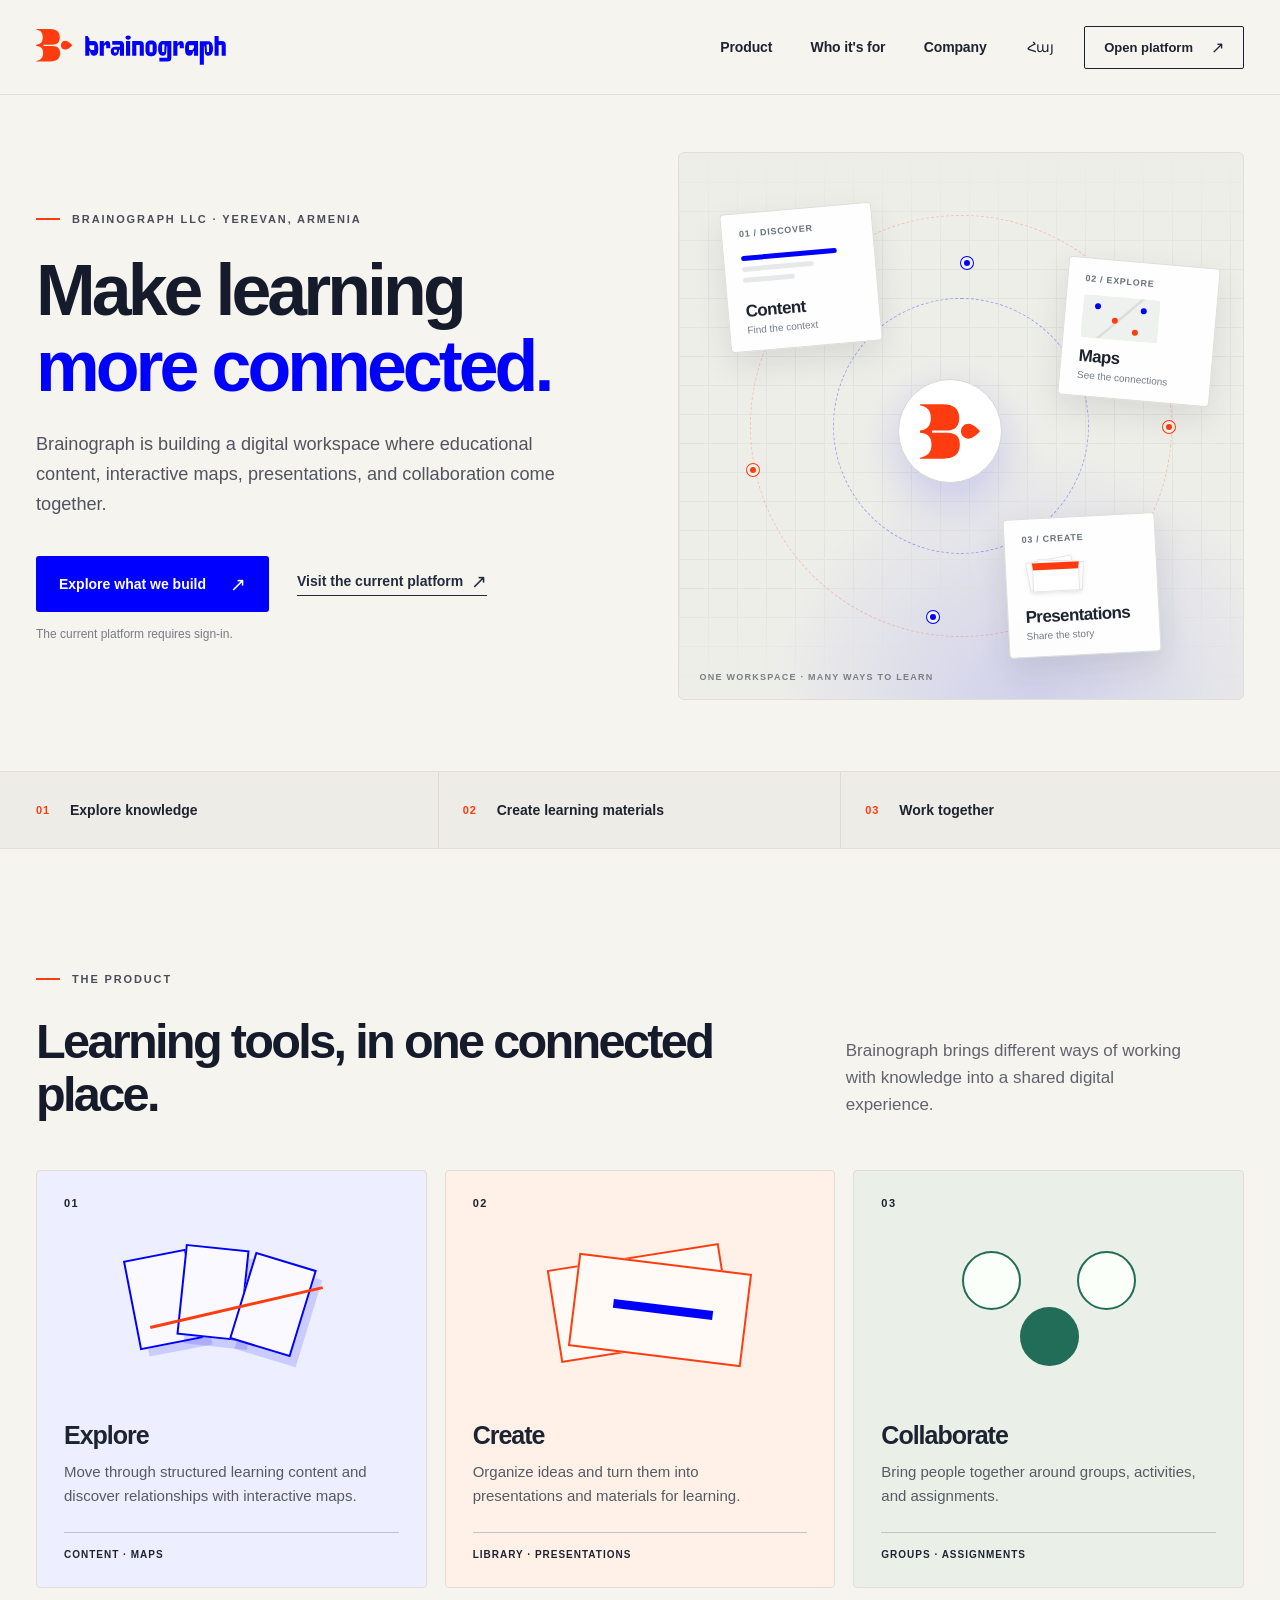
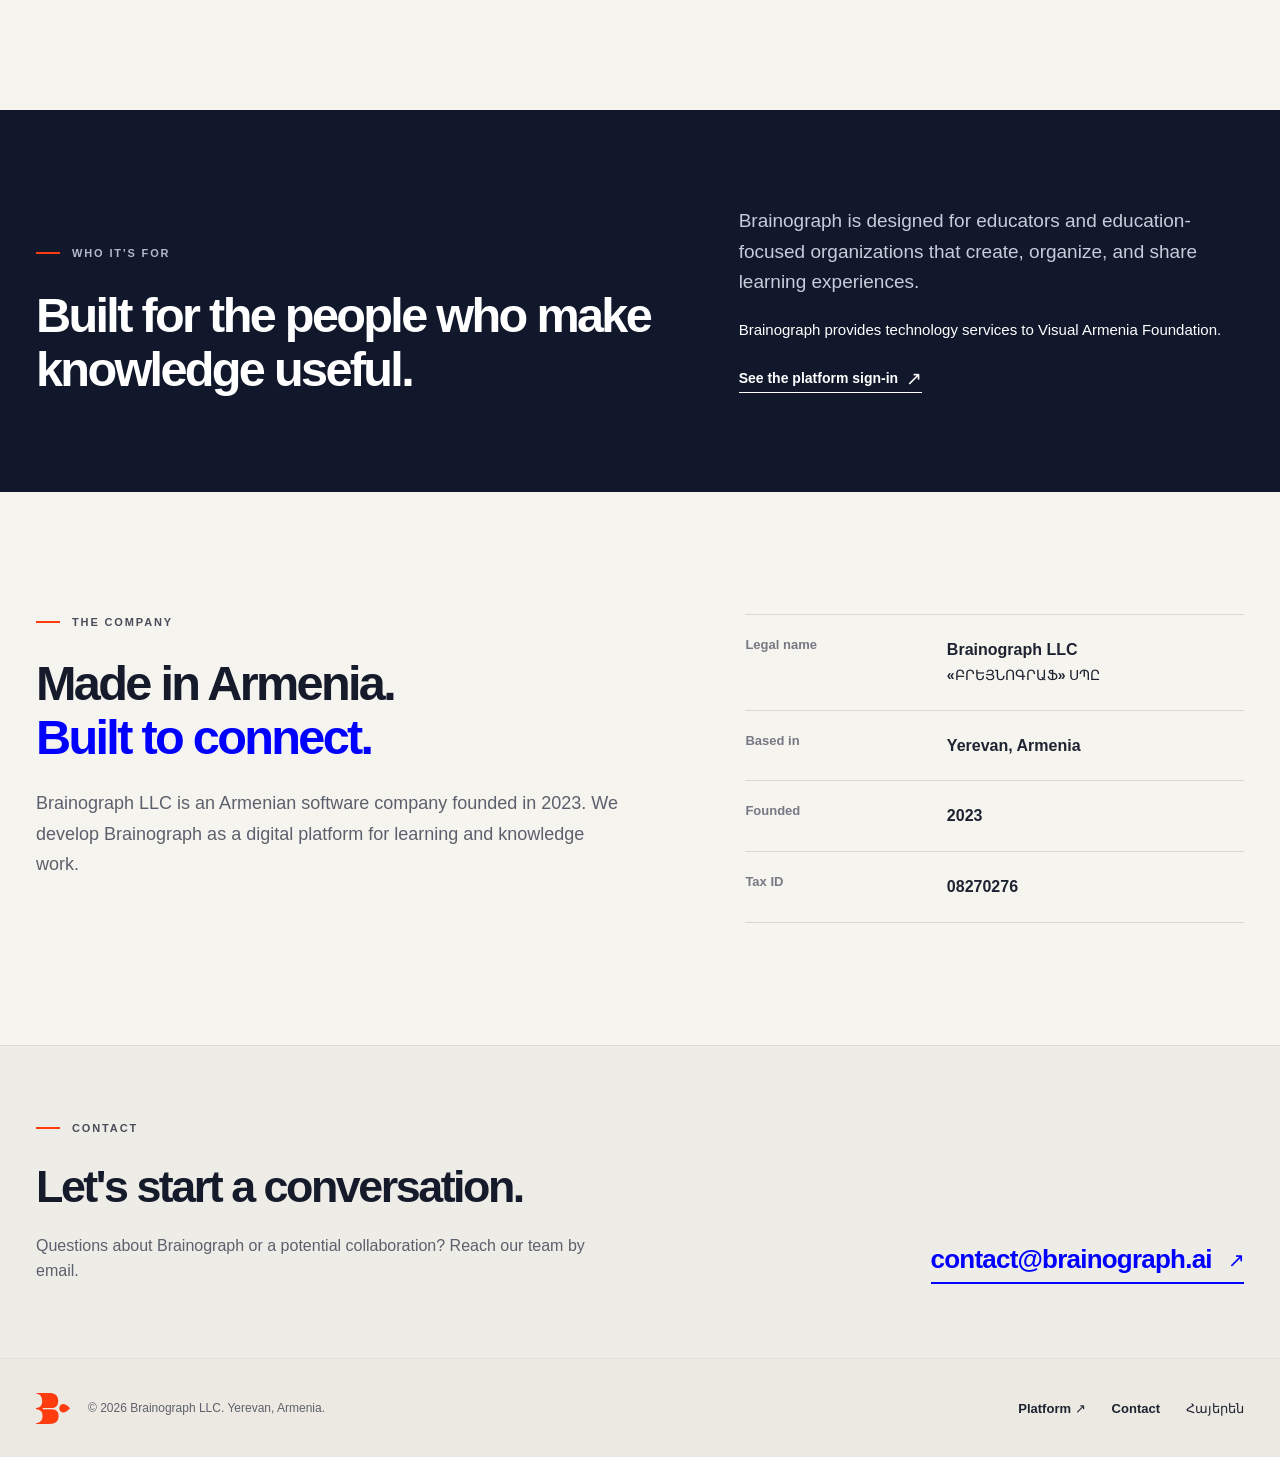
<file: index.html>
<!doctype html>
<html lang="en">
  <head>
    <meta charset="utf-8">
    <meta name="viewport" content="width=device-width, initial-scale=1">
    <meta name="robots" content="noindex, nofollow, nosnippet, noimageindex">
    <meta name="color-scheme" content="light">
    <meta name="theme-color" content="#f6f4ef">
    <meta name="description" content="Brainograph LLC builds a connected workspace for educational content, interactive maps, presentations, and collaboration.">
    <meta property="og:type" content="website">
    <meta property="og:title" content="Brainograph — A connected workspace for learning">
    <meta property="og:description" content="Tools for exploring knowledge, creating learning materials, and working together.">
    <meta property="og:url" content="https://about.brainograph.ai/">
    <link rel="canonical" href="https://about.brainograph.ai/">
    <link rel="alternate" hreflang="hy" href="https://about.brainograph.ai/hy.html">
    <link rel="alternate" hreflang="en" href="https://about.brainograph.ai/">
    <link rel="icon" type="image/svg+xml" href="./assets/brainograph-icon.svg">
    <link rel="stylesheet" href="./styles.css">
    <title>Brainograph — A connected workspace for learning</title>
  </head>
  <body>
    <a class="skip-link" href="#main">Skip to content</a>
    <header class="site-header">
      <div class="shell header-inner">
        <a class="brand" href="./" aria-label="Brainograph home">
          <img src="./assets/brainograph-logo.svg" alt="Brainograph" width="210" height="40">
        </a>
        <nav class="primary-nav" aria-label="Main navigation">
          <a href="#product">Product</a>
          <a href="#audience">Who it's for</a>
          <a href="#company">Company</a>
        </nav>
        <div class="header-actions">
          <a class="language-link" href="./hy.html" lang="hy" hreflang="hy" aria-label="Read in Armenian">Հայ</a>
          <a class="header-cta" href="https://brainograph.com/" target="_blank" rel="noopener noreferrer">Open platform <span aria-hidden="true">↗</span></a>
        </div>
      </div>
    </header>

    <main id="main">
      <section class="hero shell" aria-labelledby="hero-title">
        <div class="hero-copy">
          <p class="eyebrow"><span class="eyebrow-line"></span> BRAINOGRAPH LLC · YEREVAN, ARMENIA</p>
          <h1 id="hero-title">Make learning <em>more connected.</em></h1>
          <p class="hero-lede">Brainograph is building a digital workspace where educational content, interactive maps, presentations, and collaboration come together.</p>
          <div class="hero-actions">
            <a class="button button-primary" href="#product">Explore what we build <span aria-hidden="true">↗</span></a>
            <a class="text-link" href="https://brainograph.com/" target="_blank" rel="noopener noreferrer">Visit the current platform <span aria-hidden="true">↗</span></a>
          </div>
          <p class="hero-note">The current platform requires sign-in.</p>
        </div>
        <div class="hero-visual" role="img" aria-label="An illustration connecting learning content, maps, presentations, and groups">
          <div class="visual-grid"></div>
          <div class="orbit orbit-one"></div>
          <div class="orbit orbit-two"></div>
          <div class="node node-top"></div>
          <div class="node node-right"></div>
          <div class="node node-bottom"></div>
          <div class="node node-left"></div>
          <div class="visual-card visual-card-content">
            <span class="card-kicker">01 / DISCOVER</span>
            <span class="mini-lines"><i></i><i></i><i></i></span>
            <strong>Content</strong>
            <span class="card-sub">Find the context</span>
          </div>
          <div class="visual-card visual-card-map">
            <span class="card-kicker">02 / EXPLORE</span>
            <span class="mini-map"><i></i><i></i><i></i><i></i></span>
            <strong>Maps</strong>
            <span class="card-sub">See the connections</span>
          </div>
          <div class="visual-card visual-card-create">
            <span class="card-kicker">03 / CREATE</span>
            <span class="mini-slides"><i></i><i></i><i></i></span>
            <strong>Presentations</strong>
            <span class="card-sub">Share the story</span>
          </div>
          <div class="visual-center"><img src="./assets/brainograph-icon.svg" alt="" width="60" height="55"></div>
          <span class="visual-caption">ONE WORKSPACE · MANY WAYS TO LEARN</span>
        </div>
      </section>

      <section class="principles" aria-label="Platform principles">
        <div class="shell principle-list">
          <span><b>01</b> Explore knowledge</span>
          <span><b>02</b> Create learning materials</span>
          <span><b>03</b> Work together</span>
        </div>
      </section>

      <section class="section shell" id="product" aria-labelledby="product-title">
        <div class="section-heading">
          <p class="eyebrow"><span class="eyebrow-line"></span> THE PRODUCT</p>
          <h2 id="product-title">Learning tools, in one connected place.</h2>
          <p>Brainograph brings different ways of working with knowledge into a shared digital experience.</p>
        </div>
        <div class="feature-grid">
          <article class="feature-card feature-card-blue">
            <span class="feature-number">01</span>
            <div class="feature-art feature-art-library" aria-hidden="true"><i></i><i></i><i></i><i></i></div>
            <h3>Explore</h3>
            <p>Move through structured learning content and discover relationships with interactive maps.</p>
            <span class="feature-tags">CONTENT · MAPS</span>
          </article>
          <article class="feature-card feature-card-orange">
            <span class="feature-number">02</span>
            <div class="feature-art feature-art-present" aria-hidden="true"><i></i><i></i><i></i></div>
            <h3>Create</h3>
            <p>Organize ideas and turn them into presentations and materials for learning.</p>
            <span class="feature-tags">LIBRARY · PRESENTATIONS</span>
          </article>
          <article class="feature-card feature-card-green">
            <span class="feature-number">03</span>
            <div class="feature-art feature-art-collaborate" aria-hidden="true"><i></i><i></i><i></i></div>
            <h3>Collaborate</h3>
            <p>Bring people together around groups, activities, and assignments.</p>
            <span class="feature-tags">GROUPS · ASSIGNMENTS</span>
          </article>
        </div>
      </section>

      <section class="audience-section" id="audience" aria-labelledby="audience-title">
        <div class="shell audience-layout">
          <div>
            <p class="eyebrow"><span class="eyebrow-line"></span> WHO IT'S FOR</p>
            <h2 id="audience-title">Built for the people who make knowledge useful.</h2>
          </div>
          <div class="audience-copy">
            <p>Brainograph is designed for educators and education-focused organizations that create, organize, and share learning experiences.</p>
            <p class="partner-note">Brainograph provides technology services to Visual Armenia Foundation.</p>
            <a class="text-link text-link-light" href="https://brainograph.com/" target="_blank" rel="noopener noreferrer">See the platform sign-in <span aria-hidden="true">↗</span></a>
          </div>
        </div>
      </section>

      <section class="section shell company-section" id="company" aria-labelledby="company-title">
        <div>
          <p class="eyebrow"><span class="eyebrow-line"></span> THE COMPANY</p>
          <h2 id="company-title">Made in Armenia.<br><em>Built to connect.</em></h2>
          <p>Brainograph LLC is an Armenian software company founded in 2023. We develop Brainograph as a digital platform for learning and knowledge work.</p>
        </div>
        <dl class="company-facts">
          <div><dt>Legal name</dt><dd>Brainograph LLC<br><span lang="hy">«ԲՐԵՅՆՈԳՐԱՖ» ՍՊԸ</span></dd></div>
          <div><dt>Based in</dt><dd>Yerevan, Armenia</dd></div>
          <div><dt>Founded</dt><dd>2023</dd></div>
          <div><dt>Tax ID</dt><dd>08270276</dd></div>
        </dl>
      </section>
      <section class="contact-section" id="contact" aria-labelledby="contact-title">
        <div class="shell contact-inner">
          <div>
            <p class="eyebrow"><span class="eyebrow-line"></span> CONTACT</p>
            <h2 id="contact-title">Let's start a conversation.</h2>
            <p>Questions about Brainograph or a potential collaboration? Reach our team by email.</p>
          </div>
          <a class="contact-email" href="mailto:contact@brainograph.ai">contact@brainograph.ai <span aria-hidden="true">↗</span></a>
        </div>
      </section>
    </main>

    <footer class="site-footer">
      <div class="shell footer-inner">
        <div><img src="./assets/brainograph-icon.svg" alt="" width="34" height="31"><span>© 2026 Brainograph LLC. Yerevan, Armenia.</span></div>
        <div class="footer-links"><a href="https://brainograph.com/" target="_blank" rel="noopener noreferrer">Platform <span aria-hidden="true">↗</span></a><a href="#contact">Contact</a><a href="./hy.html" lang="hy" hreflang="hy">Հայերեն</a></div>
      </div>
    </footer>
  </body>
</html>
</file>
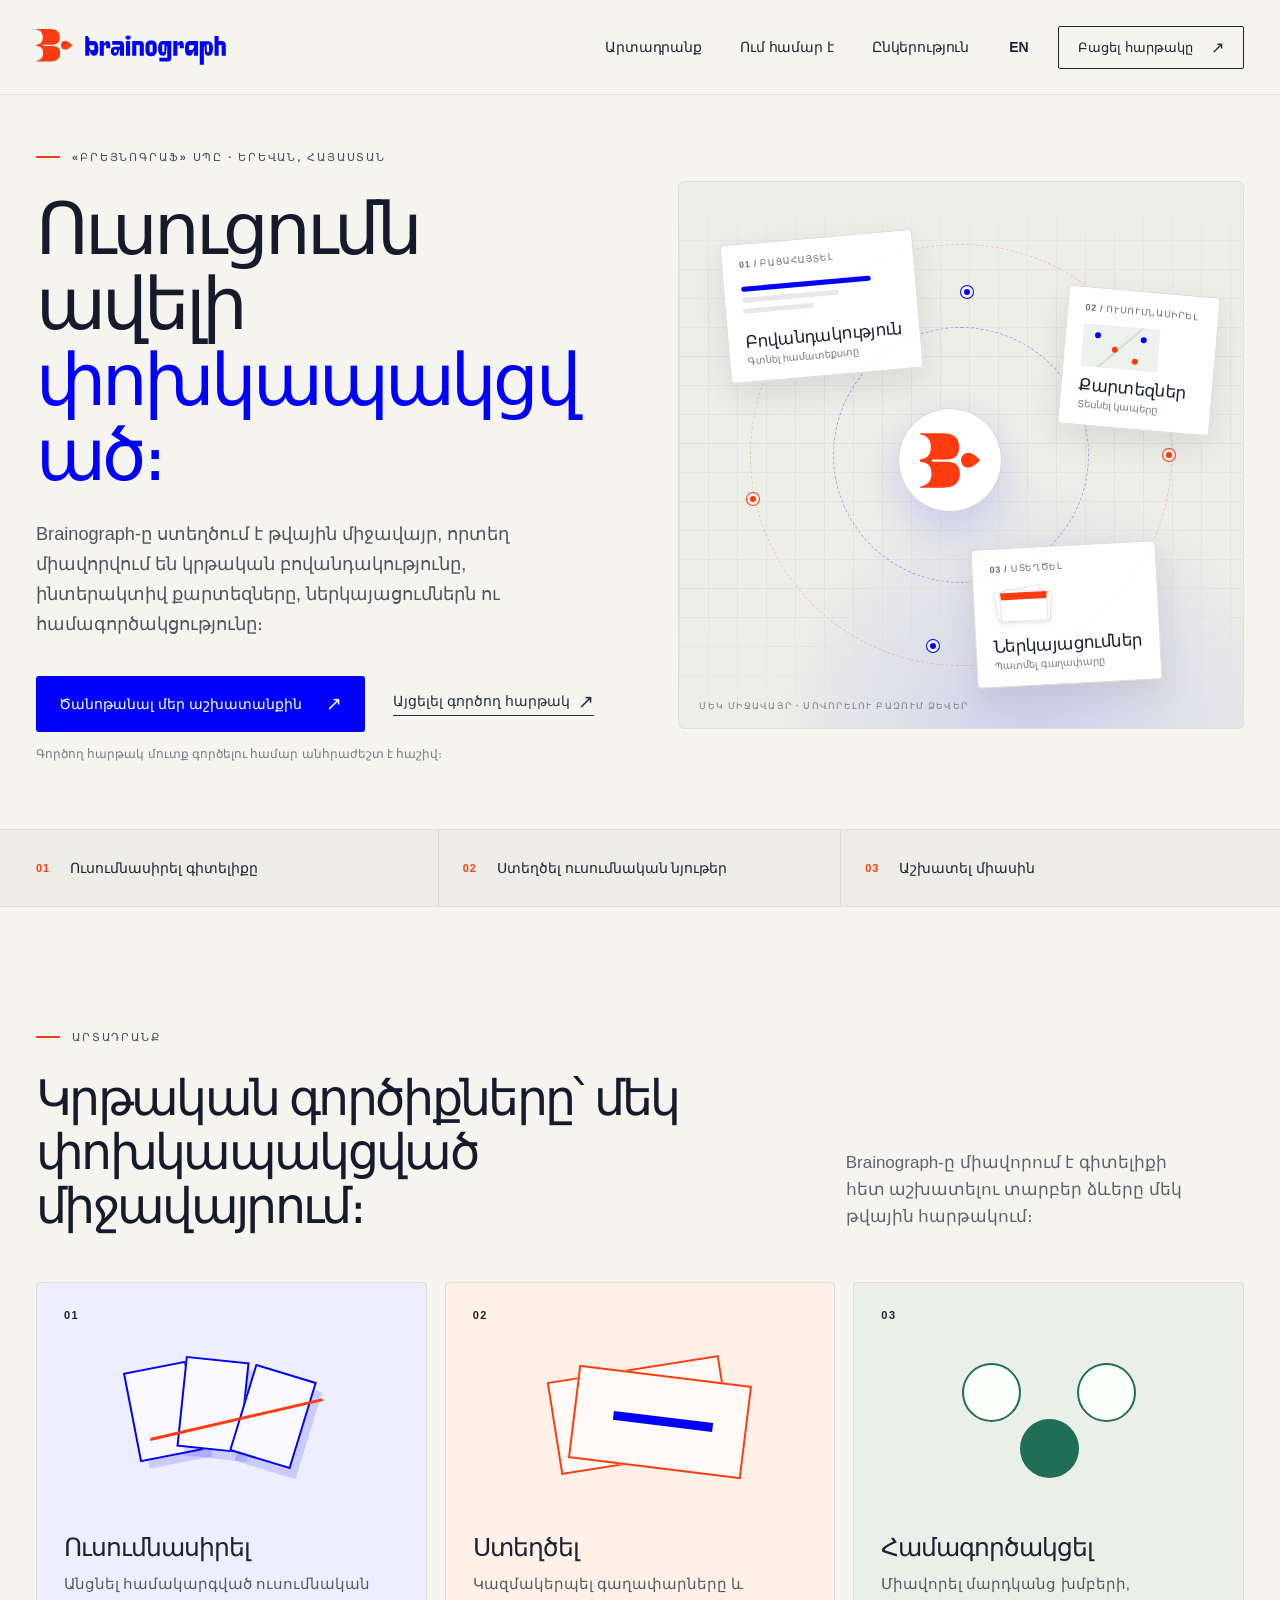
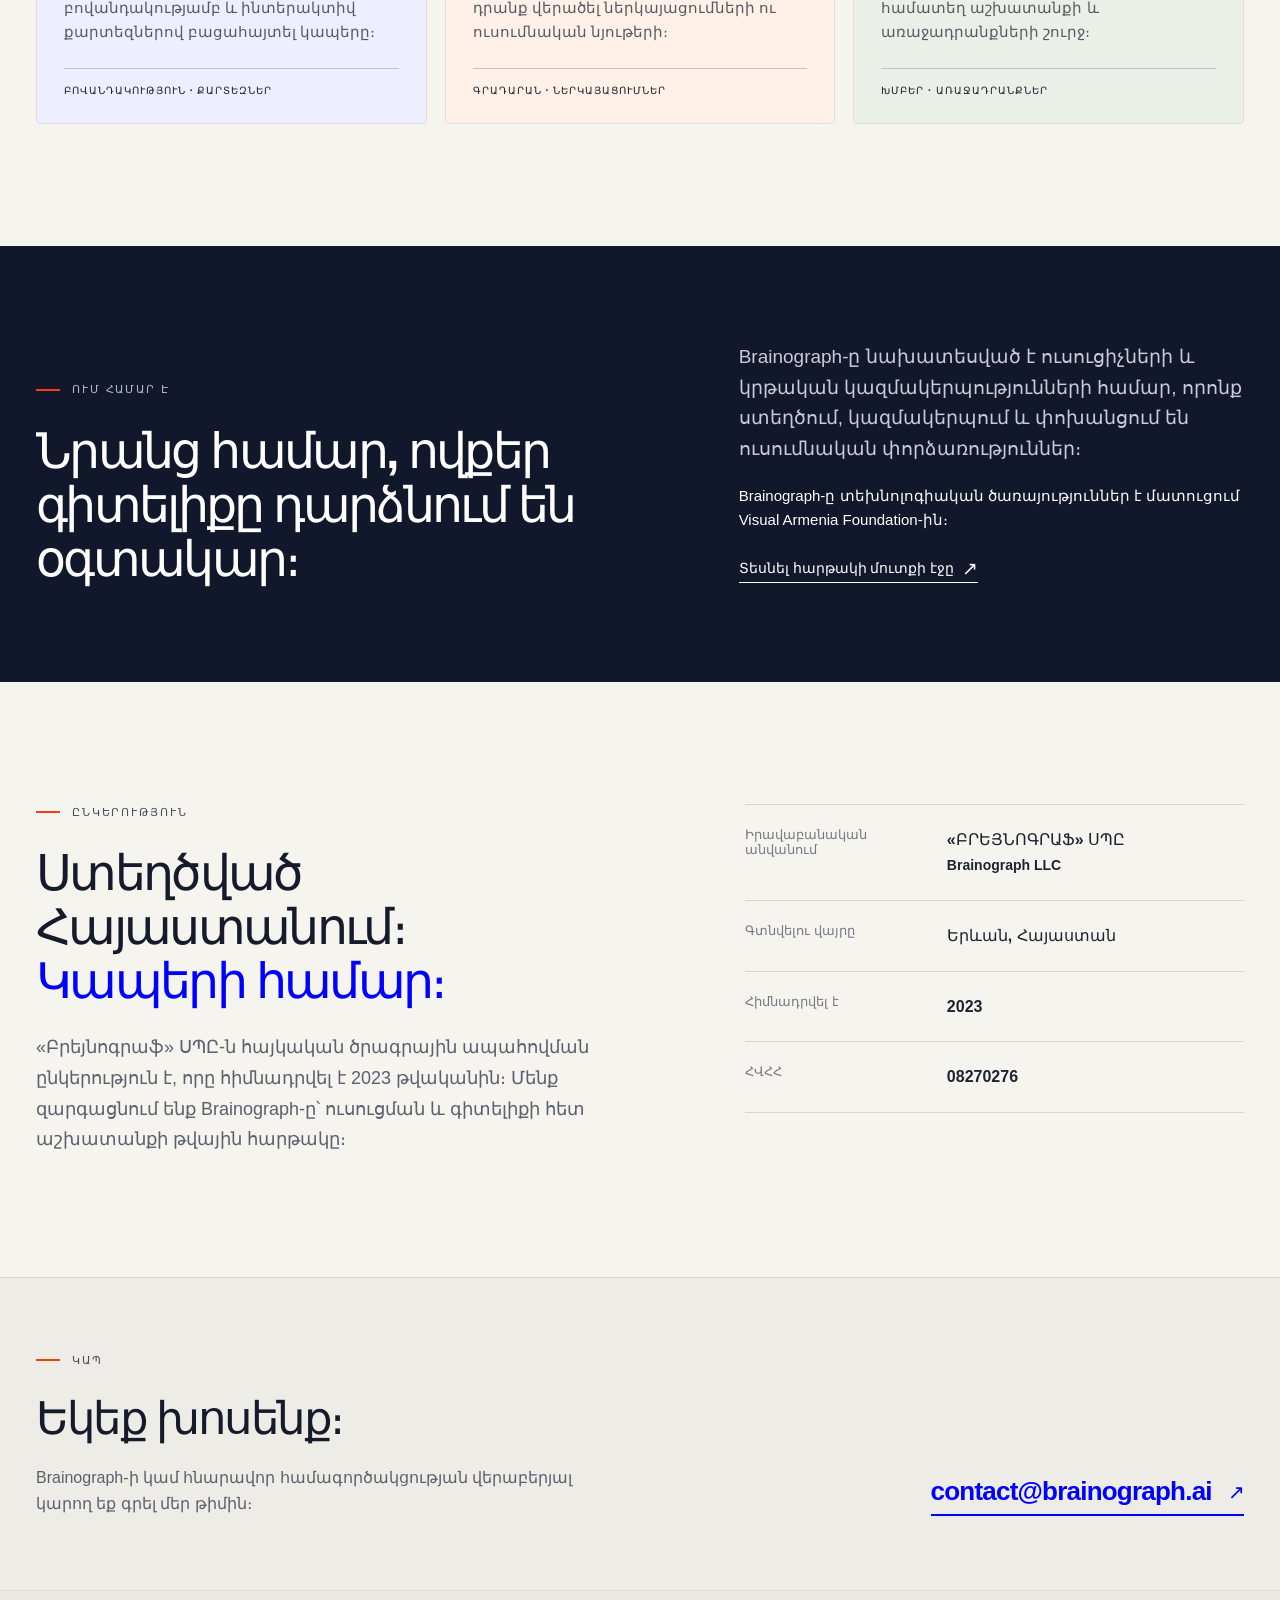
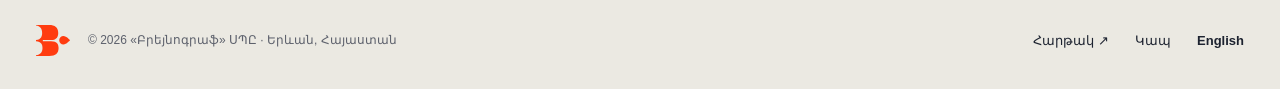
<file: hy.html>
<!doctype html>
<html lang="hy">
  <head>
    <meta charset="utf-8">
    <meta name="viewport" content="width=device-width, initial-scale=1">
    <meta name="robots" content="noindex, nofollow, nosnippet, noimageindex">
    <meta name="color-scheme" content="light">
    <meta name="theme-color" content="#f6f4ef">
    <meta name="description" content="«Բրեյնոգրաֆ» ՍՊԸ-ն ստեղծում է կրթական բովանդակության, ինտերակտիվ քարտեզների, ներկայացումների և համագործակցության միասնական հարթակ։">
    <meta property="og:type" content="website">
    <meta property="og:title" content="Brainograph — Կրթության փոխկապակցված հարթակ">
    <meta property="og:description" content="Գործիքներ գիտելիքն ուսումնասիրելու, ուսումնական նյութեր ստեղծելու և միասին աշխատելու համար։">
    <meta property="og:url" content="https://about.brainograph.ai/hy.html">
    <link rel="canonical" href="https://about.brainograph.ai/hy.html">
    <link rel="alternate" hreflang="hy" href="https://about.brainograph.ai/hy.html">
    <link rel="alternate" hreflang="en" href="https://about.brainograph.ai/">
    <link rel="icon" type="image/svg+xml" href="./assets/brainograph-icon.svg">
    <link rel="stylesheet" href="./styles.css">
    <title>Brainograph — Կրթության փոխկապակցված հարթակ</title>
  </head>
  <body>
    <a class="skip-link" href="#main">Անցնել բովանդակությանը</a>
    <header class="site-header">
      <div class="shell header-inner">
        <a class="brand" href="./hy.html" aria-label="Brainograph-ի գլխավոր էջ">
          <img src="./assets/brainograph-logo.svg" alt="Brainograph" width="210" height="40">
        </a>
        <nav class="primary-nav" aria-label="Գլխավոր նավարկություն">
          <a href="#product">Արտադրանք</a>
          <a href="#audience">Ում համար է</a>
          <a href="#company">Ընկերություն</a>
        </nav>
        <div class="header-actions">
          <a class="language-link" href="./" lang="en" hreflang="en" aria-label="Read in English">EN</a>
          <a class="header-cta" href="https://brainograph.com/" target="_blank" rel="noopener noreferrer">Բացել հարթակը <span aria-hidden="true">↗</span></a>
        </div>
      </div>
    </header>

    <main id="main">
      <section class="hero shell" aria-labelledby="hero-title">
        <div class="hero-copy">
          <p class="eyebrow"><span class="eyebrow-line"></span> «ԲՐԵՅՆՈԳՐԱՖ» ՍՊԸ · ԵՐԵՎԱՆ, ՀԱՅԱՍՏԱՆ</p>
          <h1 id="hero-title">Ուսուցումն ավելի <em>փոխկապակցված։</em></h1>
          <p class="hero-lede">Brainograph-ը ստեղծում է թվային միջավայր, որտեղ միավորվում են կրթական բովանդակությունը, ինտերակտիվ քարտեզները, ներկայացումներն ու համագործակցությունը։</p>
          <div class="hero-actions">
            <a class="button button-primary" href="#product">Ծանոթանալ մեր աշխատանքին <span aria-hidden="true">↗</span></a>
            <a class="text-link" href="https://brainograph.com/" target="_blank" rel="noopener noreferrer">Այցելել գործող հարթակ <span aria-hidden="true">↗</span></a>
          </div>
          <p class="hero-note">Գործող հարթակ մուտք գործելու համար անհրաժեշտ է հաշիվ։</p>
        </div>
        <div class="hero-visual" role="img" aria-label="Կրթական բովանդակության, քարտեզների, ներկայացումների և խմբերի կապերը պատկերող գրաֆիկա">
          <div class="visual-grid"></div>
          <div class="orbit orbit-one"></div>
          <div class="orbit orbit-two"></div>
          <div class="node node-top"></div>
          <div class="node node-right"></div>
          <div class="node node-bottom"></div>
          <div class="node node-left"></div>
          <div class="visual-card visual-card-content">
            <span class="card-kicker">01 / ԲԱՑԱՀԱՅՏԵԼ</span>
            <span class="mini-lines"><i></i><i></i><i></i></span>
            <strong>Բովանդակություն</strong>
            <span class="card-sub">Գտնել համատեքստը</span>
          </div>
          <div class="visual-card visual-card-map">
            <span class="card-kicker">02 / ՈՒՍՈՒՄՆԱՍԻՐԵԼ</span>
            <span class="mini-map"><i></i><i></i><i></i><i></i></span>
            <strong>Քարտեզներ</strong>
            <span class="card-sub">Տեսնել կապերը</span>
          </div>
          <div class="visual-card visual-card-create">
            <span class="card-kicker">03 / ՍՏԵՂԾԵԼ</span>
            <span class="mini-slides"><i></i><i></i><i></i></span>
            <strong>Ներկայացումներ</strong>
            <span class="card-sub">Պատմել գաղափարը</span>
          </div>
          <div class="visual-center"><img src="./assets/brainograph-icon.svg" alt="" width="60" height="55"></div>
          <span class="visual-caption">ՄԵԿ ՄԻՋԱՎԱՅՐ · ՍՈՎՈՐԵԼՈՒ ԲԱԶՈՒՄ ՁԵՎԵՐ</span>
        </div>
      </section>

      <section class="principles" aria-label="Հարթակի հիմունքները">
        <div class="shell principle-list">
          <span><b>01</b> Ուսումնասիրել գիտելիքը</span>
          <span><b>02</b> Ստեղծել ուսումնական նյութեր</span>
          <span><b>03</b> Աշխատել միասին</span>
        </div>
      </section>

      <section class="section shell" id="product" aria-labelledby="product-title">
        <div class="section-heading">
          <p class="eyebrow"><span class="eyebrow-line"></span> ԱՐՏԱԴՐԱՆՔ</p>
          <h2 id="product-title">Կրթական գործիքները՝ մեկ փոխկապակցված միջավայրում։</h2>
          <p>Brainograph-ը միավորում է գիտելիքի հետ աշխատելու տարբեր ձևերը մեկ թվային հարթակում։</p>
        </div>
        <div class="feature-grid">
          <article class="feature-card feature-card-blue">
            <span class="feature-number">01</span>
            <div class="feature-art feature-art-library" aria-hidden="true"><i></i><i></i><i></i><i></i></div>
            <h3>Ուսումնասիրել</h3>
            <p>Անցնել համակարգված ուսումնական բովանդակությամբ և ինտերակտիվ քարտեզներով բացահայտել կապերը։</p>
            <span class="feature-tags">ԲՈՎԱՆԴԱԿՈՒԹՅՈՒՆ · ՔԱՐՏԵԶՆԵՐ</span>
          </article>
          <article class="feature-card feature-card-orange">
            <span class="feature-number">02</span>
            <div class="feature-art feature-art-present" aria-hidden="true"><i></i><i></i><i></i></div>
            <h3>Ստեղծել</h3>
            <p>Կազմակերպել գաղափարները և դրանք վերածել ներկայացումների ու ուսումնական նյութերի։</p>
            <span class="feature-tags">ԳՐԱԴԱՐԱՆ · ՆԵՐԿԱՅԱՑՈՒՄՆԵՐ</span>
          </article>
          <article class="feature-card feature-card-green">
            <span class="feature-number">03</span>
            <div class="feature-art feature-art-collaborate" aria-hidden="true"><i></i><i></i><i></i></div>
            <h3>Համագործակցել</h3>
            <p>Միավորել մարդկանց խմբերի, համատեղ աշխատանքի և առաջադրանքների շուրջ։</p>
            <span class="feature-tags">ԽՄԲԵՐ · ԱՌԱՋԱԴՐԱՆՔՆԵՐ</span>
          </article>
        </div>
      </section>

      <section class="audience-section" id="audience" aria-labelledby="audience-title">
        <div class="shell audience-layout">
          <div>
            <p class="eyebrow"><span class="eyebrow-line"></span> ՈՒՄ ՀԱՄԱՐ Է</p>
            <h2 id="audience-title">Նրանց համար, ովքեր գիտելիքը դարձնում են օգտակար։</h2>
          </div>
          <div class="audience-copy">
            <p>Brainograph-ը նախատեսված է ուսուցիչների և կրթական կազմակերպությունների համար, որոնք ստեղծում, կազմակերպում և փոխանցում են ուսումնական փորձառություններ։</p>
            <p class="partner-note">Brainograph-ը տեխնոլոգիական ծառայություններ է մատուցում Visual Armenia Foundation-ին։</p>
            <a class="text-link text-link-light" href="https://brainograph.com/" target="_blank" rel="noopener noreferrer">Տեսնել հարթակի մուտքի էջը <span aria-hidden="true">↗</span></a>
          </div>
        </div>
      </section>

      <section class="section shell company-section" id="company" aria-labelledby="company-title">
        <div>
          <p class="eyebrow"><span class="eyebrow-line"></span> ԸՆԿԵՐՈՒԹՅՈՒՆ</p>
          <h2 id="company-title">Ստեղծված Հայաստանում։<br><em>Կապերի համար։</em></h2>
          <p>«Բրեյնոգրաֆ» ՍՊԸ-ն հայկական ծրագրային ապահովման ընկերություն է, որը հիմնադրվել է 2023 թվականին։ Մենք զարգացնում ենք Brainograph-ը՝ ուսուցման և գիտելիքի հետ աշխատանքի թվային հարթակը։</p>
        </div>
        <dl class="company-facts">
          <div><dt>Իրավաբանական անվանում</dt><dd>«ԲՐԵՅՆՈԳՐԱՖ» ՍՊԸ<br><span lang="en">Brainograph LLC</span></dd></div>
          <div><dt>Գտնվելու վայրը</dt><dd>Երևան, Հայաստան</dd></div>
          <div><dt>Հիմնադրվել է</dt><dd>2023</dd></div>
          <div><dt>ՀՎՀՀ</dt><dd>08270276</dd></div>
        </dl>
      </section>
      <section class="contact-section" id="contact" aria-labelledby="contact-title">
        <div class="shell contact-inner">
          <div>
            <p class="eyebrow"><span class="eyebrow-line"></span> ԿԱՊ</p>
            <h2 id="contact-title">Եկեք խոսենք։</h2>
            <p>Brainograph-ի կամ հնարավոր համագործակցության վերաբերյալ կարող եք գրել մեր թիմին։</p>
          </div>
          <a class="contact-email" href="mailto:contact@brainograph.ai">contact@brainograph.ai <span aria-hidden="true">↗</span></a>
        </div>
      </section>
    </main>

    <footer class="site-footer">
      <div class="shell footer-inner">
        <div><img src="./assets/brainograph-icon.svg" alt="" width="34" height="31"><span>© 2026 «Բրեյնոգրաֆ» ՍՊԸ · Երևան, Հայաստան</span></div>
        <div class="footer-links"><a href="https://brainograph.com/" target="_blank" rel="noopener noreferrer">Հարթակ <span aria-hidden="true">↗</span></a><a href="#contact">Կապ</a><a href="./" lang="en" hreflang="en">English</a></div>
      </div>
    </footer>
  </body>
</html>
</file>
<file: styles.css>
:root {
  font-family: Inter, ui-sans-serif, -apple-system, BlinkMacSystemFont, "Segoe UI", Arial, sans-serif;
  color: #1d2330;
  background: #f6f4ef;
  font-synthesis: none;
  text-rendering: optimizeLegibility;
  -webkit-font-smoothing: antialiased;
}

*, *::before, *::after { box-sizing: border-box; }
html { scroll-behavior: smooth; }
body { margin: 0; min-width: 320px; }
img { display: block; max-width: 100%; }
a { color: inherit; text-decoration: none; }
button, a { -webkit-tap-highlight-color: transparent; }
a:focus-visible { outline: 3px solid #ff653b; outline-offset: 4px; border-radius: 3px; }
::selection { color: #fff; background: #0000ff; }

.shell { width: min(100% - 72px, 1240px); margin-inline: auto; }
.skip-link { position: absolute; z-index: 50; left: 20px; top: -80px; padding: 10px 16px; background: #fff; color: #0000ff; }
.skip-link:focus { top: 12px; }

.site-header { position: relative; z-index: 10; border-bottom: 1px solid #e2e0da; background: #f6f4ef; }
.header-inner { display: flex; align-items: center; justify-content: space-between; min-height: 94px; gap: 32px; }
.brand { display: inline-flex; align-items: center; flex: 0 0 auto; }
.brand img { width: 190px; height: auto; }
.primary-nav { display: flex; align-items: center; gap: clamp(22px, 3vw, 44px); margin-left: auto; }
.primary-nav a, .language-link { font-size: 14px; font-weight: 650; letter-spacing: -.01em; transition: color .2s ease; }
.primary-nav a:hover, .language-link:hover, .footer-links a:hover { color: #0000ff; }
.header-actions { display: flex; align-items: center; gap: 22px; }
.language-link { padding: 8px; }
.header-cta { display: inline-flex; align-items: center; gap: 18px; min-height: 43px; padding: 0 19px; border: 1px solid #1d2330; border-radius: 2px; font-size: 13px; font-weight: 700; transition: background .2s, color .2s; white-space: nowrap; }
.header-cta:hover { background: #1d2330; color: #fff; }
.header-cta span { font-size: 16px; }

.hero { display: grid; grid-template-columns: minmax(0, 1.03fr) minmax(0, .97fr); align-items: center; min-height: 676px; gap: 42px; padding-block: 54px 68px; }
.hero-copy { position: relative; z-index: 1; max-width: 640px; }
.eyebrow { display: flex; align-items: center; gap: 12px; margin: 0 0 26px; color: #484d59; font-size: 11px; font-weight: 850; letter-spacing: .17em; line-height: 1.5; text-transform: uppercase; }
.eyebrow-line { display: inline-block; width: 24px; height: 2px; flex: 0 0 24px; background: #ff3c10; }
h1, h2, h3, p { margin-top: 0; }
h1, h2 { letter-spacing: -.055em; }
h1, h2, h3 { overflow-wrap: anywhere; }
h1 { max-width: 650px; margin-bottom: 26px; color: #151b2b; font-size: clamp(54px, 5.6vw, 84px); font-weight: 760; line-height: 1.055; }
h1 em, h2 em { color: #0000ff; font-style: normal; }
.hero-lede { max-width: 550px; margin-bottom: 36px; color: #51545e; font-size: clamp(17px, 1.42vw, 20px); line-height: 1.65; }
.hero-actions { display: flex; align-items: center; flex-wrap: wrap; gap: 28px; }
.button { display: inline-flex; align-items: center; justify-content: center; gap: 24px; min-height: 56px; padding: 0 23px; border-radius: 3px; font-size: 14px; font-weight: 750; line-height: 1.3; transition: transform .2s ease, box-shadow .2s ease, background .2s ease; }
.button:hover { transform: translateY(-2px); box-shadow: 0 12px 26px rgba(0, 0, 255, .15); }
.button-primary { color: #fff; background: #0000ff; }
.button-primary:hover { background: #1e1ee2; }
.button span, .text-link span { font-size: 19px; line-height: 1; }
.text-link { display: inline-flex; align-items: center; gap: 8px; border-bottom: 1px solid currentColor; padding-bottom: 4px; color: #222b3f; font-size: 14px; font-weight: 700; line-height: 1.2; transition: color .2s ease; }
.text-link:hover { color: #0000ff; }
.hero-note { margin: 15px 0 0; color: #777b85; font-size: 12px; }

.hero-visual { position: relative; width: 100%; height: 548px; isolation: isolate; border: 1px solid #dfdfda; border-radius: 6px; background: #eeeee9; overflow: hidden; }
.visual-grid { position: absolute; inset: 0; opacity: .7; background-image: linear-gradient(#dde0db 1px, transparent 1px), linear-gradient(90deg, #dde0db 1px, transparent 1px); background-size: 29px 29px; mask-image: linear-gradient(180deg, transparent, #000 20%, #000 80%, transparent); }
.hero-visual::after { content: ""; position: absolute; z-index: -1; inset: auto -30% -52% 3%; width: 120%; height: 100%; border-radius: 50%; background: radial-gradient(circle, rgba(0,0,255,.13), transparent 62%); }
.orbit { position: absolute; top: 50%; left: 50%; border: 1px dashed rgba(0,0,255,.32); border-radius: 50%; transform: translate(-50%, -50%); }
.orbit-one { width: 256px; height: 256px; }
.orbit-two { width: 422px; height: 422px; border-color: rgba(255,60,16,.24); }
.node { position: absolute; z-index: 1; width: 12px; height: 12px; border-radius: 50%; border: 3px solid #f4f4ef; background: #0000ff; box-shadow: 0 0 0 1px #0000ff; }
.node-top { top: 19%; left: 50%; }.node-right { top: 49%; right: 12%; background: #ff3c10; box-shadow: 0 0 0 1px #ff3c10; }.node-bottom { bottom: 14%; left: 44%; }.node-left { top: 57%; left: 12%; background: #ff3c10; box-shadow: 0 0 0 1px #ff3c10; }
.visual-card { position: absolute; z-index: 2; display: flex; flex-direction: column; min-width: 152px; min-height: 139px; padding: 15px 17px; border: 1px solid #deded9; border-radius: 4px; background: rgba(255,255,255,.96); box-shadow: 0 13px 32px rgba(32,39,52,.11); }
.visual-card strong { margin-top: auto; font-size: 17px; letter-spacing: -.035em; }
.visual-card strong, .card-kicker, .card-sub { overflow-wrap: anywhere; }
.card-kicker { margin-bottom: 11px; color: #6a707a; font-size: 9px; font-weight: 800; letter-spacing: .08em; }
.card-sub { margin-top: 3px; color: #777d87; font-size: 10px; }
.visual-card-content { top: 10%; left: 8%; transform: rotate(-5deg); }
.visual-card-map { top: 20%; right: 5%; transform: rotate(5deg); }
.visual-card-create { right: 15%; bottom: 8%; transform: rotate(-3deg); }
.visual-center { position: absolute; z-index: 3; top: 51%; left: 48%; display: grid; width: 104px; height: 104px; place-items: center; border: 1px solid #d7d7d0; border-radius: 50%; background: #fff; box-shadow: 0 16px 48px rgba(0,0,255,.16); transform: translate(-50%, -50%); }
.visual-center img { width: 60px; }
.visual-caption { position: absolute; bottom: 17px; left: 20px; color: #7a7f84; font-size: 9px; font-weight: 800; letter-spacing: .14em; }
.mini-lines, .mini-map, .mini-slides { position: relative; display: block; height: 38px; }
.mini-lines i { display: block; width: 62%; height: 5px; margin: 6px 0; border-radius: 3px; background: #e6e8e9; }
.mini-lines i:first-child { width: 83%; background: #0000ff; }.mini-lines i:last-child { width: 45%; }
.mini-map { width: 77px; height: 43px; border-radius: 3px; background: linear-gradient(135deg, transparent 48%, #dbdfda 49%, #dbdfda 51%, transparent 52%), #eef1ed; }
.mini-map i { position: absolute; display: block; width: 6px; height: 6px; border-radius: 50%; background: #0000ff; }.mini-map i:nth-child(1) { top: 8px; left: 12px; }.mini-map i:nth-child(2) { top: 21px; left: 30px; background: #ff3c10; }.mini-map i:nth-child(3) { top: 9px; right: 13px; }.mini-map i:nth-child(4) { bottom: 6px; right: 20px; background: #ff3c10; }
.mini-slides i { position: absolute; display: block; width: 47px; height: 29px; border: 1px solid #e6e6e6; background: #fff; box-shadow: 0 2px 5px #0001; }.mini-slides i:nth-child(1) { left: 4px; top: 4px; transform: rotate(-8deg); }.mini-slides i:nth-child(2) { left: 13px; top: 6px; transform: rotate(5deg); }.mini-slides i:nth-child(3) { left: 9px; top: 8px; border-top: 7px solid #ff3c10; }

.principles { border-block: 1px solid #e1dfd8; background: #eeece6; }
.principle-list { display: grid; grid-template-columns: repeat(3, 1fr); }
.principle-list span { display: flex; align-items: center; min-height: 76px; gap: 20px; padding: 0 24px; border-right: 1px solid #dedbd3; font-size: 14px; font-weight: 700; }.principle-list span:first-child { padding-left: 0; }.principle-list span:last-child { border: 0; }.principle-list b { color: #ff3c10; font-size: 11px; letter-spacing: .08em; }

.section { padding-block: 122px; }
.section-heading { display: grid; grid-template-columns: minmax(0, 1.3fr) minmax(0, .7fr); align-items: end; column-gap: 70px; margin-bottom: 49px; }
.section-heading .eyebrow { grid-column: 1 / -1; }
h2 { margin-bottom: 0; color: #151b2b; font-size: clamp(38px, 3.8vw, 58px); font-weight: 760; line-height: 1.11; }
.section-heading > p:last-child { max-width: 350px; margin-bottom: 3px; color: #60636d; font-size: 17px; line-height: 1.6; }
.feature-grid { display: grid; grid-template-columns: repeat(3, minmax(0, 1fr)); gap: 18px; }
.feature-card { position: relative; display: flex; flex-direction: column; min-height: 400px; overflow: hidden; padding: 26px 27px 27px; border: 1px solid #e0ddd6; border-radius: 4px; background: #fff; }
.feature-card-blue { background: #edeeff; }.feature-card-orange { background: #fff0e8; }.feature-card-green { background: #eaf0e8; }
.feature-number { font-size: 11px; font-weight: 850; letter-spacing: .13em; }
.feature-art { position: relative; height: 178px; margin: 12px 0 22px; }
.feature-art-library i { position: absolute; display: block; width: 64px; height: 91px; border: 2px solid #0000ff; background: #f9f9ff; box-shadow: 8px 8px 0 rgba(0,0,255,.15); transform: rotate(-11deg); }.feature-art-library i:nth-child(1) { top: 33px; left: 20%; }.feature-art-library i:nth-child(2) { top: 26px; left: 35%; transform: rotate(6deg); }.feature-art-library i:nth-child(3) { top: 38px; left: 53%; transform: rotate(17deg); }.feature-art-library i:nth-child(4) { top: 85px; left: 25%; width: 53%; height: 3px; border: 0; background: #ff3c10; box-shadow: none; transform: rotate(-13deg); }
.feature-art-present i { position: absolute; display: block; border: 2px solid #ff3c10; background: #fffaf5; }.feature-art-present i:nth-child(1) { width: 52%; height: 94px; top: 35px; left: 24%; transform: rotate(-9deg); }.feature-art-present i:nth-child(2) { width: 52%; height: 94px; top: 42px; left: 30%; transform: rotate(7deg); }.feature-art-present i:nth-child(3) { width: 30%; height: 9px; top: 84px; left: 42%; border: 0; background: #0000ff; transform: rotate(7deg); }
.feature-art-collaborate i { position: absolute; display: block; width: 59px; height: 59px; border: 2px solid #226d58; border-radius: 50%; background: #fafff9; }.feature-art-collaborate i:nth-child(1) { top: 30px; left: 24%; }.feature-art-collaborate i:nth-child(2) { top: 30px; right: 24%; }.feature-art-collaborate i:nth-child(3) { top: 86px; left: calc(50% - 29px); background: #226d58; }
.feature-card h3 { margin-bottom: 10px; font-size: 25px; letter-spacing: -.04em; }.feature-card p { max-width: 320px; margin-bottom: 24px; color: #555b62; font-size: 15px; line-height: 1.6; }.feature-tags { margin-top: auto; padding-top: 16px; border-top: 1px solid #bfc3c5; font-size: 10px; font-weight: 800; letter-spacing: .1em; }

.audience-section { padding-block: 96px; background: #11182c; color: #fff; }
.audience-layout { display: grid; grid-template-columns: 1.1fr .9fr; align-items: end; gap: 85px; }.audience-layout .eyebrow { color: #b4b9c8; }.audience-layout h2 { color: #fff; }.audience-copy { padding-bottom: 3px; }.audience-copy p { max-width: 520px; margin-bottom: 27px; color: #c8ccda; font-size: 19px; line-height: 1.6; }.text-link-light { color: #fff; }.text-link-light:hover { color: #ff6442; }.audience-copy .partner-note { margin-top: -7px; color: #fff; font-size: 15px; }

.company-section { display: grid; grid-template-columns: 1.1fr .9fr; gap: 100px; align-items: start; }.company-section h2 { margin-bottom: 24px; }.company-section > div:first-child > p:last-child { max-width: 590px; margin: 0; color: #5c606c; font-size: 18px; line-height: 1.7; }.company-facts { margin: 0; border-top: 1px solid #d7d6cf; }.company-facts div { display: grid; grid-template-columns: 38% 62%; gap: 12px; padding: 22px 0; border-bottom: 1px solid #d7d6cf; }.company-facts dt { color: #767984; font-size: 13px; font-weight: 650; }.company-facts dd { margin: 0; font-size: 16px; font-weight: 720; line-height: 1.6; }.company-facts dd span { font-size: 14px; font-weight: 550; }

.contact-section { padding-block: 74px; border-top: 1px solid #dedbd5; background: #edece7; }.contact-inner { display: flex; justify-content: space-between; align-items: end; gap: 36px; }.contact-inner h2 { font-size: clamp(35px, 3.5vw, 52px); }.contact-inner p:last-child { max-width: 550px; margin: 21px 0 0; color: #5c606c; font-size: 16px; line-height: 1.6; }.contact-email { display: inline-flex; align-items: center; gap: 16px; padding-bottom: 7px; border-bottom: 2px solid #0000ff; color: #0000ff; font-size: clamp(17px, 2.2vw, 26px); font-weight: 750; letter-spacing: -.03em; white-space: nowrap; }.contact-email:hover { color: #ff3c10; border-color: #ff3c10; }.contact-email span { font-size: 20px; }

.site-footer { border-top: 1px solid #e1dfd8; background: #ebe9e2; }.footer-inner { display: flex; justify-content: space-between; align-items: center; min-height: 98px; gap: 20px; }.footer-inner > div:first-child { display: flex; align-items: center; gap: 18px; color: #5d616c; font-size: 12px; }.footer-links { display: flex; gap: 26px; font-size: 13px; font-weight: 700; }

@media (max-width: 1120px) {
  .header-inner { flex-wrap: wrap; padding-block: 15px; gap: 14px; }
  .primary-nav { order: 3; width: 100%; justify-content: center; margin: 0; }
  .hero { gap: 24px; }.hero-visual { height: 470px; }.orbit-two { width: 360px; height: 360px; }
  .visual-card { min-width: 137px; }
  .visual-card-map { right: 2%; }.visual-card-create { right: 6%; }
}

@media (max-width: 800px) {
  .shell { width: min(100% - 40px, 640px); }
  .hero { grid-template-columns: 1fr; padding-block: 66px 74px; }
  .hero-copy { max-width: 640px; }
  h1 { max-width: 620px; font-size: clamp(51px, 9vw, 72px); }
  .hero-visual { margin-top: 14px; height: 490px; }
  .principle-list { grid-template-columns: 1fr; }.principle-list span { min-height: 57px; padding: 0; border-right: 0; border-bottom: 1px solid #dedbd3; }.principle-list span:last-child { border: 0; }
  .section { padding-block: 88px; }.section-heading, .audience-layout, .company-section { grid-template-columns: 1fr; gap: 20px; }.section-heading { margin-bottom: 36px; }.section-heading > p:last-child { max-width: 550px; margin: 0; }
  .feature-grid { grid-template-columns: 1fr; }.feature-card { min-height: 305px; }.feature-art { position: absolute; top: 20px; right: 0; width: 38%; opacity: .65; }.feature-card h3 { margin-top: 145px; }.feature-card p { max-width: 100%; }
  .audience-section { padding-block: 82px; }.audience-layout { gap: 30px; }
  .company-section { gap: 36px; }
  .contact-inner { align-items: start; flex-direction: column; gap: 28px; }
}

@media (max-width: 520px) {
  .shell { width: min(100% - 32px, 440px); }
  .header-inner { min-height: 75px; }.brand img { width: 154px; }.header-actions { gap: 8px; }.header-cta { padding: 0 11px; min-height: 36px; font-size: 11px; }.primary-nav { gap: 20px; justify-content: space-between; padding-top: 8px; }.primary-nav a { font-size: 12px; }
  .hero { padding-block: 60px; }.eyebrow { font-size: 9px; letter-spacing: .1em; }.hero-actions { align-items: flex-start; flex-direction: column; gap: 20px; }.hero-lede { font-size: 17px; }.hero-visual { height: 382px; }.orbit-one { width: 190px; height: 190px; }.orbit-two { width: 310px; height: 310px; }.visual-center { width: 75px; height: 75px; }.visual-center img { width: 45px; }.visual-card { min-width: 112px; min-height: 103px; padding: 9px; }.visual-card strong { font-size: 12px; }.card-kicker { font-size: 7px; }.card-sub { font-size: 8px; }.visual-card-content { top: 7%; left: 5%; }.visual-card-map { top: 15%; right: 2%; }.visual-card-create { bottom: 6%; right: 5%; }.mini-lines, .mini-map, .mini-slides { transform: scale(.8); transform-origin: top left; height: 28px; }.visual-caption { bottom: 10px; left: 10px; font-size: 7px; }
  h2 { font-size: 39px; }.feature-card { min-height: 360px; }.feature-art { width: 60%; }.feature-card h3 { margin-top: 158px; }.company-facts div { grid-template-columns: 1fr; gap: 4px; padding: 16px 0; }
  .footer-inner { align-items: flex-start; flex-direction: column; justify-content: center; padding-block: 24px; }.footer-links { padding-left: 52px; }
  .contact-email { font-size: 19px; }
}

@media (max-width: 520px) {
  html[lang="hy"] h1 { font-size: 40px; line-height: 1.15; }
  html[lang="hy"] h2 { font-size: 35px; }
  html[lang="hy"] .primary-nav a { font-size: 11px; }
  html[lang="hy"] .visual-card strong { font-size: 10px; }
}

@media (prefers-reduced-motion: reduce) {
  html { scroll-behavior: auto; }
  *, *::before, *::after { animation-duration: .01ms !important; transition-duration: .01ms !important; }
}
</file>
